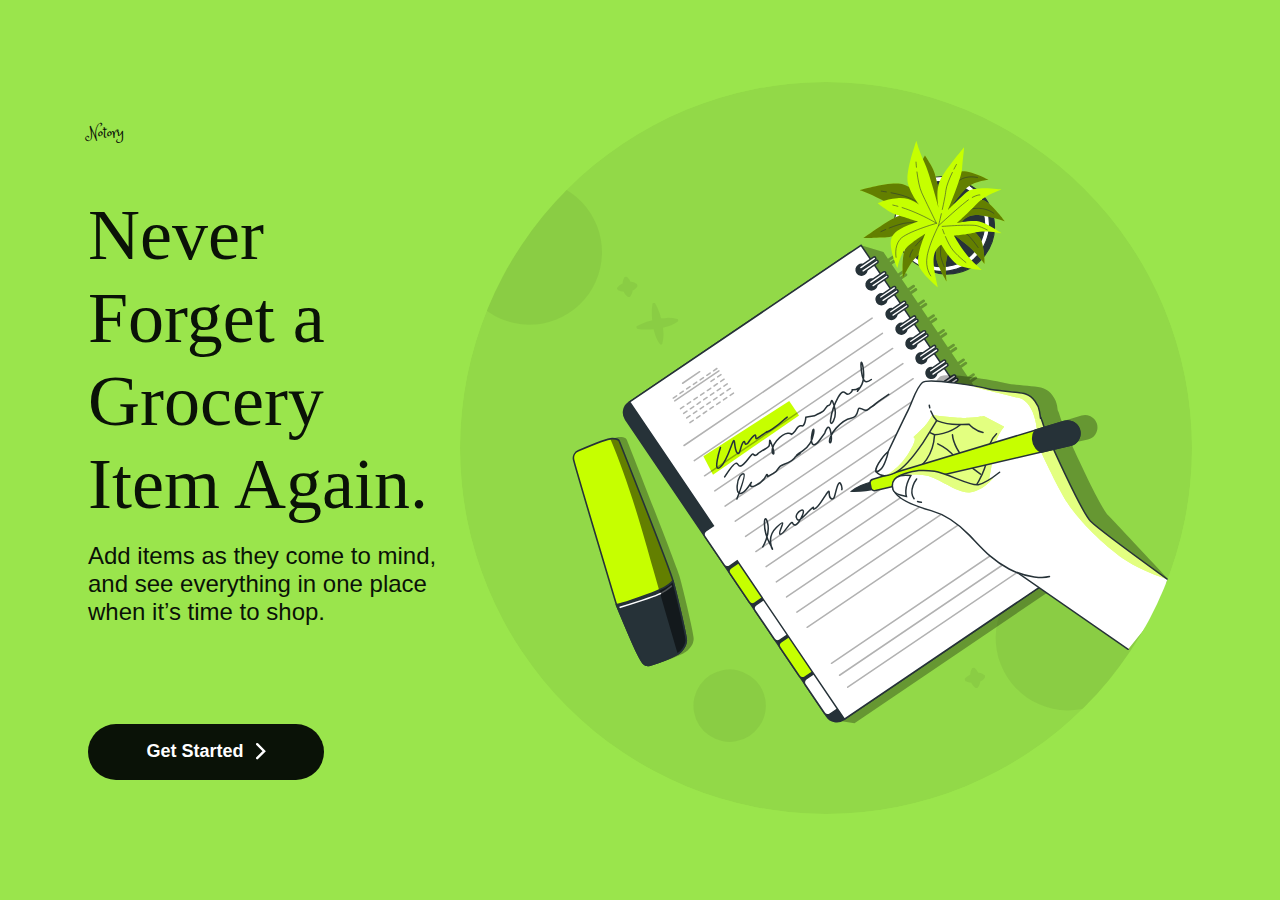
<file: index.html>
<!DOCTYPE html>
<html lang="en">
<head>
    <meta charset="UTF-8">
    <meta name="viewport" content="width=device-width, initial-scale=1.0">
    <link rel="preconnect" href="https://fonts.googleapis.com">
    <link rel="preconnect" href="https://fonts.gstatic.com" crossorigin>
    <link href="https://fonts.googleapis.com/css2?family=Princess+Sofia&display=swap" rel="stylesheet">
    <link rel="stylesheet" href="component.css">
    <link rel="stylesheet" href="Style.css">
    <title>landing Page</title>
</head>
<body>
    <section class="hero-section">
        <div class="content">
            <div class="text-content">
                <h3 class="brand">Notory </h3>
                <h1 class="text h1-text">Never Forget a Grocery Item Again.</h1>
                <p class="text p-text">Add items as they come to mind, and see everything in one place when it’s time to shop.</p>
                <button class="btn btn-text">
                    <a href="dashboard.html">Get Started</a>
                    <img src="Images/arrow-icon.svg" alt="arrow-icon">
                </button>
            </div>
            
           
            <div class="illustration">
                <img src="Images/hero img.svg" alt="her0-img">

            </div>
        </div>

    </section>

</body>
</html>
</file>
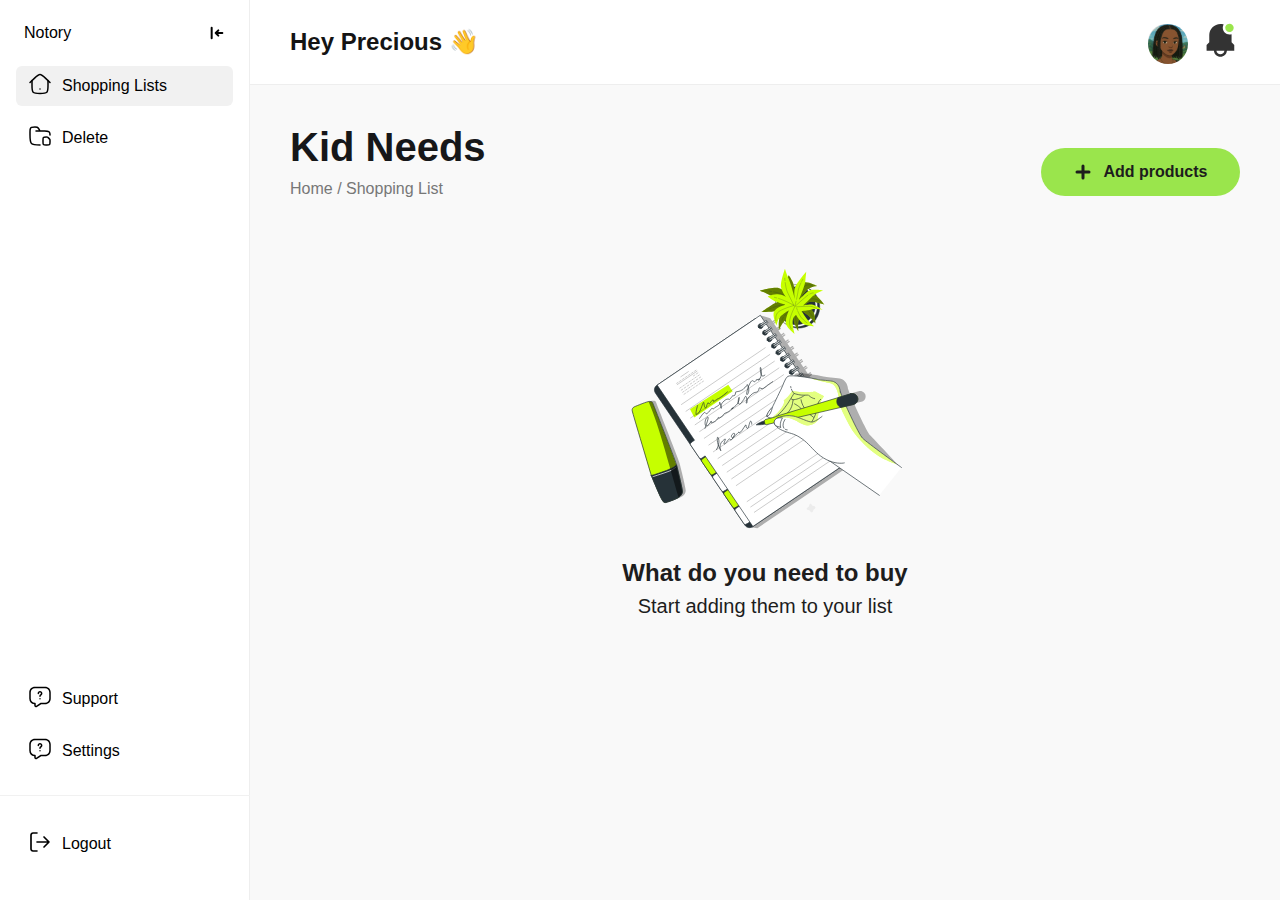
<file: create-list.html>
<!DOCTYPE html>
<html lang="en">
<head>
  <meta charset="UTF-8" />
  <meta name="viewport" content="width=device-width, initial-scale=1.0" />
  <link rel="preconnect" href="https://fonts.googleapis.com">
  <link rel="preconnect" href="https://fonts.gstatic.com" crossorigin>
  <link href="https://fonts.googleapis.com/css2?family=Princess+Sofia&display=swap" rel="stylesheet">
  <link rel="stylesheet" href="component.css">
  <link rel="stylesheet" href="app.css">
  <title>Create list</title>
</head>
<body>
  <div class="layout">
    <!-- Sidebar -->
    <aside class="sidebar">
      <div class="sidebar-header">
        <h2 class="brand brand-dashboard">Notory</h2>
        <img src="Images/arrow-bar-to-left.svg" alt="collapsed-icon">
      </div>

      <div class="sidebar-content">
            <nav class="menu">
                <a href="#" class="menu-item active">
                <span><img src="Images/home icon.svg" alt="dashboard-icon"></span> Shopping Lists 
                </a>
                <a href="#" class="menu-item">
                <span><img src="Images/delete.svg" alt=""></span> Delete
                </a>
          </nav>

            <div class="sidebar-footer">
                <a href="#" class="menu-item">
                    <span><img src="Images/support.svg" alt="support"></span> Support
                </a>
                <a href="#" class="menu-item menu-settings">
                    <span><img src="Images/support.svg" alt=""></span> Settings
                </a>
                <img class="divider" src="Images/Divider.svg" alt="">
                <a href="#" class="menu-item">
                   <span><img src="Images/log-out.svg" alt=""></span> Logout
                </a>
            </div>
      </div>
    </aside>

    <!-- Main content -->
    <main class="main-content">
      <header class="top-bar">
        <h3 class="welcome-text">Hey Precious 👋</h3>
        <div class="user-actions">
          <div class="avatar">
            <img src="Images/img.svg" alt="avatar">
          </div>
          <div class="notification-dot">
            <img src="Images/Notification 3.svg" alt="notification">
          </div>
        </div>
      </header>

      <section class="content">
        <div class="content-header">
          <h1 class="header-text">Kid Needs</h1>
          <p class="breadcrumb">Home / Shopping List</p>
        </div>

        <button class="create-btn add-btn"> 
          <img src="Images/plus icon.svg" alt="plus icon">
          Add products
        </button>
      </section>
      <div class="content-center">
        <img class="img-center" src="Images/handcenter.svg" alt="">
        <div class="dashboard-center-text">
          <h2 class="content-text">What do you need to buy</h2>
          <h3 class="content-text2">Start adding them to your list</h3>
        </div>
      </div>

      
    </main>
  </div>


<!-- MODAL -->
  <div class="modal-overlay" id="newListModal">
      <div class="modal-content">
          <div class="modal-header">
              <h3 class="modal-title">Add item</h3>
              <button class="modal-close" id="closeModal">&times;</button>
          </div>
          <div class="modal-body">
              <h3 class="input-text">Item name</h3>
              <input type="text" class="modal-input" placeholder="Enter item name">

              <h3 class="input-text">Quantity</h3>
              <input type="number" class="modal-input" placeholder="0">

              <h3 class="input-text">Description</h3>
              <textarea name="text-area" class="modal-input text-area1" placeholder="Describe your item" id="" ></textarea>
          </div>
          <div class="modal-footer modal-footer2">
              <button class="btn-done btn-done2" id="doneBtn">Done</button>
          </div>
      </div>
  </div>
</body>

<script>
  // Get elements
const addBtn = document.querySelector('.add-btn'); 
const modal = document.getElementById('newListModal');
const closeModal = document.getElementById('closeModal');
const cancelBtn = document.getElementById('cancelBtn');
const doneBtn = document.getElementById('doneBtn');
const modalInput = document.querySelector('.modal-input');

// Open modal
addBtn.addEventListener('click', () => {
    modal.classList.add('active');
    modalInput.value = ''; // Clear input
    // modalInput.focus(); // Focus on input
});

// Close modal function
function closeModalFunction() {
    modal.classList.remove('active');
}

// Close modal on X button
closeModal.addEventListener('click', closeModalFunction);

// Close modal on Cancel button
cancelBtn.addEventListener('click', closeModalFunction);

// Close modal on clicking outside
modal.addEventListener('click', (e) => {
    if (e.target === modal) {
        closeModalFunction();
    }
});

// Handle Done button
doneBtn.addEventListener('click', () => {
    const folderName = modalInput.value.trim();
    if (folderName) {
        // Do something with the folder name
        console.log('New list created:', folderName);
        closeModalFunction();
    } else {
        // Optionally show error if input is empty
        modalInput.style.borderColor = 'red';
    }
});

// Close modal with Escape key
document.addEventListener('keydown', (e) => {
    if (e.key === 'Escape' && modal.classList.contains('active')) {
        closeModalFunction();
    }
});
</script>
</html>
</file>
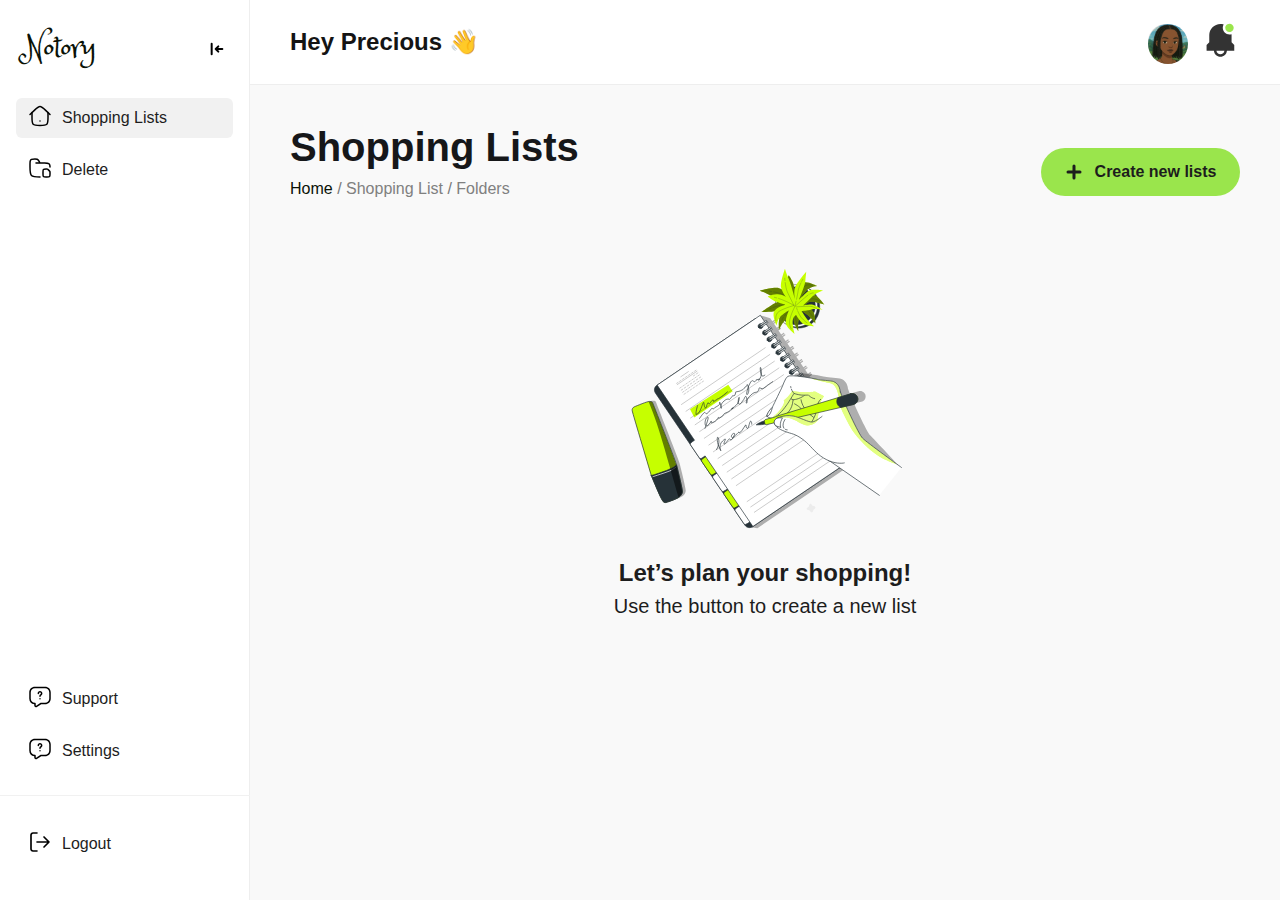
<file: dashboard.html>
<!DOCTYPE html>
<html lang="en">
<head>
  <meta charset="UTF-8" />
  <meta name="viewport" content="width=device-width, initial-scale=1.0" />
  <link rel="preconnect" href="https://fonts.googleapis.com">
  <link rel="preconnect" href="https://fonts.gstatic.com" crossorigin>
  <link href="https://fonts.googleapis.com/css2?family=Princess+Sofia&display=swap" rel="stylesheet">
  <link rel="stylesheet" href="component.css">
  <link rel="stylesheet" href="Style.css">
  <title>Shopping Lists</title>
</head>
<body>
  <div class="layout">
    <!-- Sidebar -->
    <aside class="sidebar">
      <div class="sidebar-header">
        <h2 class="brand brand-dashboard">Notory</h2>
        <img src="Images/arrow-bar-to-left.svg" alt="collapsed-icon">
      </div>

      <div class="sidebar-content">
            <nav class="menu">
                <a href="#" class="menu-item active">
                <span><img src="Images/home icon.svg" alt="dashboard-icon"></span> Shopping Lists 
                </a>
                <a href="#" class="menu-item">
                <span><img src="Images/delete.svg" alt=""></span> Delete
                </a>
          </nav>

            <div class="sidebar-footer">
                <a href="#" class="menu-item">
                    <span><img src="Images/support.svg" alt="support"></span> Support
                </a>
                <a href="#" class="menu-item menu-settings">
                    <span><img src="Images/support.svg" alt=""></span> Settings
                </a>
                <img class="divider" src="Images/Divider.svg" alt="">
                <a href="#" class="menu-item">
                   <span><img src="Images/log-out.svg" alt=""></span> Logout
                </a>
            </div>
      </div>
    </aside>

    <!-- Main content -->
    <main class="main-content">
      <header class="top-bar">
        <h3 class="welcome-text">Hey Precious 👋</h3>
        <div class="user-actions">
          <div class="avatar">
            <img src="Images/img.svg" alt="avatar">
          </div>
          <div class="notification-dot">
            <img src="Images/Notification 3.svg" alt="notification">
          </div>
        </div>
      </header>

      <section class="content">
        <div class="content-header">
          <h1 class="header-text">Shopping Lists</h1>
          <p class="breadcrumb"> 
            <span class="breadcrumb-item active">Home </span>/
            <span class="breadcrumb-item">Shopping List</span>  /
            <span class="breadcrumb-item">Folders</span> 
          </p>
        </div>

        <button class="create-btn"> 
          <img src="Images/plus icon.svg" alt="plus icon">
          Create new lists
        </button>
      </section>
      <div class="content-center">
        <img class="img-center" src="Images/handcenter.svg" alt="">
        <div class="dashboard-center-text">
          <h2 class="content-text">Let’s plan your shopping!</h2>
          <h3 class="content-text2">Use the button to create a new list</h3>
        </div>
      </div>
    </main>
  </div>


<!-- MODAL -->
  <div class="modal-overlay" id="newListModal">
      <div class="modal-content">
          <div class="modal-header">
              <h3 class="modal-title">New List</h3>
              <button class="modal-close" id="closeModal">&times;</button>
          </div>
          <div class="modal-body">
              <input type="text" class="modal-input" placeholder="Enter folder name">
          </div>
          <div class="modal-footer">
              <button class="btn-cancel" id="cancelBtn">Cancel</button>
              <button class="btn-done" id="doneBtn">Done</button>
          </div>
      </div>
  </div>

      <!-- ADD PRODUCT MODAL -->
    <div class="modal-overlay" id="addProductModal">
    <div class="modal-content">
        <div class="modal-header">
        <h3 class="modal-title">Add Product</h3>
        <button class="modal-close" id="closeProductModal">&times;</button>
        </div>
        <div class="modal-body">
        <input type="text" class="product-name" placeholder="Item Name">
        <input type="number" class="product-quantity" placeholder="Quantity">
        <textarea class="product-description" placeholder="Description"></textarea>
        </div>
        <div class="modal-footer">
        <button class="btn-save" id="saveProductBtn">Save</button>
        </div>
    </div>
    </div>

    <script src="script.js"></script>
</body>
</html>
</file>
<file: component.css>
/* 
   COMPONENTS.CSS

/* BRAND */
.brand {
  color: var(--color-dark);
  font-family: var(--font-brand);
  font-size: var(--font-brand);
  font-weight: var(--font-regular);
  line-height: normal;
  margin-bottom: 48px;
}

.brand-dashboard {
  font-size: var(--font-brand-dashboard);
  margin-bottom: 0;
}

/* BUTTONS */
.btn {
  display: flex;
  width: var(--button-width);
  height: var(--button-height-lg);
  padding: var(--spacing-md) var(--spacing-xl);
  justify-content: center;
  align-items: center;
  gap: var(--spacing-md);
  border-radius: var(--radius-full);
  background: var(--color-dark);
  border: none;
  cursor: pointer;
  transition: all var(--transition-fast);
}

.btn:hover {
  opacity: 0.9;
  transform: translateY(-1px);
}

.btn-text {
  color: var(--color-white);
  text-align: center;
  font-family: var(--font-primary);
  font-size: var(--font-button);
  font-weight: var(--font-bold);
  line-height: normal;
}

.create-btn {
  display: flex;
  width: 199px;
  height: var(--button-height);
  padding: var(--spacing-md) var(--spacing-xl);
  justify-content: center;
  align-items: center;
  gap: var(--spacing-md);
  border: 0;
  border-radius: var(--radius-full);
  background: var(--color-primary);
  color: var(--color-black-secondary);
  text-align: center;
  font-size: var(--font-md);
  font-weight: var(--font-bold);
  cursor: pointer;
}

.add-btn:hover {
  background: var(--color-primary-hover);
}

.btn-cancel,
.btn-done {
  border-radius: var(--radius-sm);
  font-size: var(--font-sm);
  font-weight: var(--font-medium);
  cursor: pointer;
  border: none;
  transition: all var(--transition-fast);
  display: flex;
  width: 177px;
  height: var(--button-height-sm);
  padding: 0 var(--spacing-md) 0 var(--spacing-sm);
  justify-content: center;
  align-items: center;
  gap: var(--spacing-xs);
  flex-shrink: 0;
}

.btn-cancel {
  color: var(--color-gray-dark);
  background: var(--color-background-light);
  box-shadow: var(--shadow-sm);
}

.btn-cancel:hover {
  background-color: #f5f5f5;
}

.btn-done {
  background-color: var(--color-primary);
  color: var(--color-black-secondary);
  font-size: var(--font-xs);
  font-weight: var(--font-bold);
  line-height: 20px;
}

.btn-done2 {
  align-self: stretch;
  width: 100%;
}

.btn-done:hover {
  transform: translateY(-1px);
  box-shadow: var(--shadow-hover);
}

/* MODAL */
.modal-overlay {
  display: none;
  position: fixed;
  top: 0;
  left: 0;
  width: 100%;
  height: 100%;
  background-color: var(--color-overlay);
  z-index: 1000;
  justify-content: center;
  align-items: center;
}

.modal-overlay.active {
  display: flex;
}

.modal-content {
  background-color: var(--color-white);
  border-radius: var(--radius-lg);
  width: 90%;
  max-width: 400px;
  box-shadow: var(--shadow-md);
  animation: modalSlideIn var(--transition-normal) ease-out;
}

@keyframes modalSlideIn {
  from {
    transform: translateY(-50px);
    opacity: 0;
  }
  to {
    transform: translateY(0);
    opacity: 1;
  }
}

.modal-header {
  display: flex;
  justify-content: space-between;
  align-items: center;
  padding: var(--spacing-2xl);
  border-bottom: 1px solid var(--color-gray-lighter);
}

.modal-title {
  font-size: var(--font-lg);
  font-weight: var(--font-bold);
  color: var(--color-black);
}

.modal-close {
  background: none;
  border: none;
  font-size: var(--font-3xl);
  color: var(--color-gray-medium);
  cursor: pointer;
  padding: 0;
  width: 30px;
  height: 30px;
  display: flex;
  align-items: center;
  justify-content: center;
  line-height: 1;
  transition: color var(--transition-fast);
}

.modal-close:hover {
  color: var(--color-black-secondary);
}

.modal-body {
  padding: var(--spacing-2xl);
}

.modal-footer {
  display: flex;
  gap: var(--spacing-md);
  padding: var(--spacing-lg) var(--spacing-2xl);
  justify-content: flex-end;
}

.modal-footer2 {
  padding-top: 0;
  padding-bottom: var(--spacing-2xl);
}

/* FORM INPUTS */
.modal-input {
  font-family: var(--font-primary);
  width: 100%;
  height: var(--input-height);
  padding: 10px 14px;
  border: 1px solid var(--color-gray-lighter);
  border-radius: var(--radius-md);
  margin-bottom: var(--spacing-md);
  font-size: var(--font-md);
  font-weight: var(--font-regular);
  line-height: 24px;
  color: var(--color-gray);
  background: var(--color-white);
  box-shadow: var(--shadow-sm);
  outline: none;
  transition: border-color var(--transition-fast);
}

.text-area1 {
  height: 81px;
  margin-bottom: 0;
}

.modal-input:focus {
  border-color: var(--color-primary);
}

.modal-input::placeholder {
  color: var(--color-gray-light);
}

.input-text {
  color: var(--color-text-tertiary);
  font-size: var(--font-xs);
  font-weight: var(--font-medium);
  line-height: 20px;
  margin-bottom: var(--spacing-xs);
}

.breadcrumb-item{
    color: var(--color-gray-light);
}

.breadcrumb-item.active{
    color: var(--color-dark);
    font-weight: 600px;
}


/* === ADD PRODUCT MODAL === */
#addProductModal .modal-content {
  background-color: var(--color-white);
  border-radius: var(--radius-lg);
  width: 90%;
  max-width: 420px;
  box-shadow: var(--shadow-md);
  animation: modalSlideIn var(--transition-normal) ease-out;
}

#addProductModal .modal-header {
  display: flex;
  justify-content: space-between;
  align-items: center;
  padding: var(--spacing-2xl);
  border-bottom: 1px solid var(--color-gray-lighter);
}

#addProductModal .modal-title {
  font-size: var(--font-lg);
  font-weight: var(--font-bold);
  color: var(--color-black);
}

#addProductModal .modal-close {
  background: none;
  border: none;
  font-size: var(--font-3xl);
  color: var(--color-gray-medium);
  cursor: pointer;
  display: flex;
  align-items: center;
  justify-content: center;
  transition: color var(--transition-fast);
}

#addProductModal .modal-close:hover {
  color: var(--color-black-secondary);
}

#addProductModal .modal-body {
  padding: var(--spacing-2xl);
  display: flex;
  flex-direction: column;
  gap: var(--spacing-md);
}

#addProductModal .product-name,
#addProductModal .product-quantity,
#addProductModal .product-description {
  font-family: var(--font-primary);
  width: 100%;
  padding: 10px 14px;
  border: 1px solid var(--color-gray-lighter);
  border-radius: var(--radius-md);
  font-size: var(--font-md);
  font-weight: var(--font-regular);
  line-height: 24px;
  color: var(--color-gray);
  background: var(--color-white);
  box-shadow: var(--shadow-sm);
  outline: none;
  transition: border-color var(--transition-fast);
}

#addProductModal .product-name:focus,
#addProductModal .product-quantity:focus,
#addProductModal .product-description:focus {
  border-color: var(--color-primary);
}

#addProductModal .product-description {
  height: 80px;
  resize: none;
}

#addProductModal .modal-footer {
  padding: var(--spacing-lg) var(--spacing-2xl);
}

#addProductModal .btn-save {
  display: flex;
  justify-content: center;
  align-items: center;
  width: 100%;
  height: var(--button-height-sm);
  background-color: var(--color-primary);
  color: var(--color-black-secondary);
  font-size: var(--font-sm);
  font-weight: var(--font-bold);
  border: none;
  border-radius: var(--radius-sm);
  cursor: pointer;
  transition: all var(--transition-fast);
}

#addProductModal .btn-save:hover {
  transform: translateY(-1px);
  box-shadow: var(--shadow-hover);
}
</file>
<file: Style.css>
:root {
  /* Colors */
  --color-primary: #9AE54C;
  --color-primary-hover: #6ee400;
  --color-dark: #0A1207;
  --color-black: #141414;
  --color-black-secondary: #1D1D1D;
  --color-gray-dark: #252F4A;
  --color-gray: #717680;
  --color-gray-medium: #666;
  --color-gray-light: #808080;
  --color-gray-lighter: #d5d7da;
  --color-gray-lightest: #f1f1f1;
  --color-background: #2a2a2a;
  --color-background-light: #f9f9f9;
  --color-white: #fff;
  --color-border: #eee;
  --color-text-secondary: #777;
  --color-text-tertiary: #344054;
  --color-overlay: rgba(0, 0, 0, 0.5);

  /* Spacing */
  --spacing-xs: 6px;
  --spacing-sm: 8px;
  --spacing-md: 12px;
  --spacing-lg: 16px;
  --spacing-xl: 20px;
  --spacing-2xl: 24px;
  --spacing-3xl: 40px;
  --spacing-4xl: 96px;
  --spacing-5xl: 120px;
  --spacing-6xl: 146px;

  /* Font sizes */
  --font-xs: 14px;
  --font-sm: 15px;
  --font-md: 16px;
  --font-lg: 20px;
  --font-xl: 22px;
  --font-2xl: 24px;
  --font-3xl: 28px;
  --font-4xl: 40px;
  --font-5xl: 72px;
  --font-brand: 36px;
  --font-brand-dashboard: 32px;
  --font-button: 18px;

  /* Font weights */
  --font-regular: 400;
  --font-medium: 500;
  --font-semibold: 600;
  --font-bold: 700;
  --font-extrabold: 800;

  /* Border radius */
  --radius-sm: 6px;
  --radius-md: 8px;
  --radius-lg: 12px;
  --radius-full: 100px;
  --radius-circle: 50%;

  /* Shadows */
  --shadow-sm: 0 1px 2px 0 rgba(10, 13, 18, 0.05);
  --shadow-md: 0 4px 20px rgba(0, 0, 0, 0.15);
  --shadow-hover: 0 2px 8px rgba(150, 230, 161, 0.3);

  /* Dimensions */
  --sidebar-width: 250px;
  --topbar-height: 76px;
  --button-height: 48px;
  --button-height-sm: 40px;
  --button-height-lg: 56px;
  --button-width: 236px;
  --input-height: 48px;
  --avatar-size: 36px;
  --menu-item-height: 40px;

  /* Transitions */
  --transition-fast: 0.2s;
  --transition-normal: 0.3s;

  /* Font families */
  --font-primary: 'DM Sans', sans-serif;
  --font-heading: "Otama.ep";
  --font-brand: "Princess Sofia";
}

/* === RESET === */
* {
  margin: 0;
  padding: 0;
  box-sizing: border-box;
}

body {
  font-family: var(--font-primary);
  background-color: var(--color-background);
  margin: 0;
  padding: 0;
  overflow: hidden;
}

/* === GENERAL STYLES === */
.text {
  color: var(--color-dark);
}

a {
  text-decoration: none;
  color: inherit;
}

/* === HERO SECTION === */
.hero-section {
  display: flex;
  padding: var(--spacing-6xl) var(--spacing-5xl);
  justify-content: center;
  align-items: center;
  background: var(--color-primary);
  width: 100vw;
  height: 100vh;
}

.h1-text {
  color: var(--color-dark);
  font-family: var(--font-heading);
  font-size: var(--font-5xl);
  font-weight: var(--font-regular);
  line-height: normal;
  margin-bottom: var(--spacing-lg);
}

.p-text {
  width: 372px;
  height: 86px;
  font-family: var(--font-primary);
  font-size: var(--font-2xl);
  font-weight: var(--font-regular);
  line-height: normal;
  margin-bottom: var(--spacing-4xl);
}

.content {
  display: flex;
  align-items: center;
  justify-content: space-between;
}

/* === DASHBOARD LAYOUT === */
.layout {
  display: flex;
  height: 100vh;
}

/* === SIDEBAR === */
.sidebar {
  width: var(--sidebar-width);
  background: var(--color-white);
  border-right: 1px solid var(--color-border);
  display: flex;
  flex-direction: column;
  padding: var(--spacing-2xl) 0;
}

.sidebar-content {
  display: flex;
  flex-direction: column;
  height: 100%;
  justify-content: space-between;
  align-content: flex-start;
}

.sidebar-header {
  display: flex;
  padding: 0 var(--spacing-2xl);
  justify-content: space-between;
}

.logo {
  font-size: var(--font-xl);
  font-weight: var(--font-bold);
  padding: 0 var(--spacing-2xl);
}

.menu {
  display: flex;
  flex-direction: column;
  margin-top: var(--spacing-2xl);
  align-items: start;
}

.menu-item {
  display: inline-flex;
  height: var(--menu-item-height);
  align-items: center;
  gap: 10px;
  padding: var(--spacing-sm) var(--spacing-md);
  margin: 0 var(--spacing-lg) var(--spacing-md);
  border-radius: var(--radius-sm);
  color: var(--color-black-secondary);
  text-decoration: none;
  transition: var(--transition-normal);
  width: calc(100% - 2rem);
  max-width: 240px;
}

.menu-item:hover,
.menu-item.active {
  background-color: var(--color-gray-lightest);
}

.menu-settings {
  margin-bottom: 0;
}

.grey {
  display: flex;
  width: 264px;
  height: var(--menu-item-height);
  padding: var(--spacing-sm) var(--spacing-md);
  align-items: center;
  gap: 105px;
}

.divider {
  margin: var(--spacing-2xl) 0;
}

.sidebar-footer {
  padding-top: var(--spacing-md);
}

/* === MAIN CONTENT === */
.main-content {
  flex: 1;
  display: flex;
  flex-direction: column;
  background: var(--color-background-light);
}

/* Top bar */
.top-bar {
  display: flex;
  justify-content: space-between;
  align-items: center;
  padding: var(--spacing-xl) var(--spacing-3xl);
  background: var(--color-white);
  border-bottom: 1px solid var(--color-border);
}

.welcome-text {
  color: var(--color-black);
  font-size: var(--font-2xl);
  font-weight: var(--font-semibold);
  line-height: 32px;
}

.user-actions {
  display: flex;
  align-items: center;
  gap: var(--spacing-lg);
}

.avatar {
  width: var(--avatar-size);
  height: var(--avatar-size);
  border-radius: var(--radius-circle);
  background: #ddd;
}

/* Content area */
.content {
  padding: var(--spacing-3xl);
}

.content-header {
  display: flex;
  flex-direction: column;
  justify-content: space-between;
  align-items: start;
}

.header-text {
  color: #161719;
  font-size: var(--font-4xl);
  font-weight: var(--font-extrabold);
  line-height: normal;
}

.breadcrumb {
  color: var(--color-text-secondary);
  margin: 10px 0 var(--spacing-xl);
}

/* Content center */
.content-center {
  display: flex;
  align-items: center;
  flex-direction: column;
  justify-content: center;
  gap: var(--spacing-lg);
}

.img-center {
  display: block;
}

.content-text {
  color: var(--color-black-secondary);
  text-align: center;
  font-size: var(--font-2xl);
  font-weight: var(--font-semibold);
  margin-bottom: var(--spacing-sm);
}

.content-text2 {
  color: var(--color-black-secondary);
  font-size: var(--font-lg);
  font-weight: var(--font-regular);
  text-align: center;
}

.dashboard-center-text {
  align-items: center;
  display: flex;
  flex-direction: column;
}

/* === PAGE: SHOPPING LIST MODALS === */

/* Optional blur/dim overlay */
#addProductModal.modal-overlay {
  background-color: rgba(0, 0, 0, 0.4);
  backdrop-filter: blur(2px);
}
</file>
<file: app.css>
* {
    margin: 0;
    padding: 0;
    box-sizing: border-box;
}

body{
    font-family: 'DM Sans', sans-serif;
    background-color: #2a2a2a;
    margin: 0;
    padding: 0;
    overflow: hidden;
}


.h1-text{
    color: #0A1207;
    font-family: "Otama.ep";
    font-size: 72px;
    font-style: normal;
    font-weight: 400;
    line-height: normal;
    margin-bottom: 16px;
}

.hero-section{
    display: flex;
    padding: 146px 120px;
    justify-content: center;
    align-items: center;
    background: #9AE54C; 
    width: 100vw;
    height: 100vh;  
}


.content {
    display: flex;
    align-items: center;
    justify-content: space-between;
}


.p-text{
    width: 372px;
    height: 86px;
    font-family: "DM Sans";
    font-size: 24px;
    font-style: normal;
    font-weight: 400;
    line-height: normal;
    margin-bottom: 96px;
}

/* DASHBOARD */
.layout {
  display: flex;
  height: 100vh;
}

/* === SIDEBAR === */
.sidebar {
  width: 250px;
  background: #fff;
  border-right: 1px solid #eee;
  display: flex;
  flex-direction: column;
  padding: 24px 0;
}

.sidebar-content{
    display: flex;
    flex-direction: column;
    height: 100%;
    justify-content: space-between;
    align-content: flex-start;
}

.sidebar-header{
    display: flex;
    padding: 0 24px;
   justify-content: space-between;
    
}

.logo {
  font-size: 22px;
  font-weight: 700;
  padding: 0 24px;
}

.menu {
  display: flex;
  flex-direction: column;
  margin-top: 24px;
  align-items: start;
}

.menu-item {
  display: inline-flex;
  height: 40px;
  align-items: center;
  gap: 10px;
  padding: 8px 12px;
  margin-bottom: 12px;
  border-radius: 6px;
  margin-left: 16px;
  margin-right: 16px;
  margin-bottom: 12px;
  color: #000000;
  text-decoration: none;
  transition: 0.3s;
  width: calc(100% - 2rem);
  max-width: 240px;
}

.grey{
    display: flex;
    width: 264px;
    height: 40px;
    padding: 8px 12px;
    align-items: center;
    gap: 105px;
}

.menu-item:hover,
.menu-item.active {
  background-color: #f1f1f1;
}

.menu-settings{
    margin-bottom: 0;
}

.divider{
    margin-top: 24px;
    margin-bottom: 24px;
}



.sidebar-footer {
  padding-top: 12px;
}



/* === MAIN CONTENT === */
.main-content {
  flex: 1;
  display: flex;
  flex-direction: column;
  background: #f9f9f9;
}

/* Top bar */
.top-bar {
  display: flex;
  justify-content: space-between;
  align-items: center;
  padding: 20px 40px;
  background: #fff;
  border-bottom: 1px solid #eee;
}

.welcome-text{
  color: var(--Black-900, #141414);
  font-size: 24px;
  font-style: normal;
  font-weight: 600;
  line-height: 32px; 
}

.user-actions {
  display: flex;
  align-items: center;
  gap: 16px;
}

.avatar {
  width: 36px;
  height: 36px;
  border-radius: 50%;
  background: #ddd;
}


/* Content area */
.content {
  padding: 40px;
}

.content-header {
  display: flex;
  flex-direction: column;
  justify-content: space-between;
  align-items: start;
}

.header-text{
  color: #161719;
  font-size: 40px;
  font-style: normal;
  font-weight: 800;
  line-height: normal;
}

.create-btn{
  display: flex;
  width: 199px;
  height: 48px;
  padding: 12px 20px;
  justify-content: center;
  align-items: center;
  gap: 12px;
  border: 0;
  border-radius: 100px;
  background: #9AE54C;
  color: #1D1D1D;
  text-align: center;
  font-size: 16px;
  font-style: normal;
  font-weight: 700;
}

.add-btn:hover {
  background: #6ee400;
}

.breadcrumb {
  color: #777;
  margin: 10px 0 20px;
}


/* Content center */
.content-center{
  display: flex;
  align-items: center;
  flex-direction: column;
  justify-content: center;
  gap: 16px;
}

.img-center{
  display: block;
}

.content-text{
  color: #1D1D1D;
  text-align: center;
  font-size: 24px;
  font-weight: 600;
  margin-bottom: 8px;
}

.content-text2{
  color: #1D1D1D;
  font-size: 20px;
  font-weight: 400;
  text-align: center;
}

.dashboard-center-text{
  align-items: center;
  display: flex;
  flex-direction: column;
}

/* MODAL */
/* Modal Overlay */
.modal-overlay {
    display: none;
    position: fixed;
    top: 0;
    left: 0;
    width: 100%;
    height: 100%;
    background-color: rgba(0, 0, 0, 0.5);
    z-index: 1000;
    justify-content: center;
    align-items: center;
}

.modal-overlay.active {
    display: flex; 
}

.modal-content {
    background-color: white;
    border-radius: 12px;
    width: 90%;
    max-width: 400px;
    box-shadow: 0 4px 20px rgba(0, 0, 0, 0.15);
    animation: modalSlideIn 0.3s ease-out;
}


@keyframes modalSlideIn {
    from {
        transform: translateY(-50px);
        opacity: 0;
    }
    to {
        transform: translateY(0);
        opacity: 1;
    }
}

.modal-header {
    display: flex;
    justify-content: space-between;
    align-items: center;
    padding: 24px 24px;
    border-bottom: 1px solid #d5d7da;
}

.modal-title {
    font-size: 20px;
    font-weight: 700;
    color: #141414;
}

.modal-close {
    background: none;
    border: none;
    font-size: 28px;
    color: #666;
    cursor: pointer;
    padding: 0;
    width: 30px;
    height: 30px;
    display: flex;
    align-items: center;
    justify-content: center;
    line-height: 1;
}

.modal-close:hover {
    color: #1D1D1D;
}

.modal-body {
    padding: 24px;
}

.modal-input {
  font-family: "Dm sans";
    width: 100%;
    height: 48px;
    padding: 10px 14px;
    border: 1px solid #d5d7da;
    border-radius: 8px;
    margin-bottom: 12px;
    font-size: 15px;
    outline: none;
    transition: border-color 0.2s;
    background: var(--Base-White, #FFF);
    box-shadow: 0 1px 2px 0 rgba(10, 13, 18, 0.05);
    color:  #717680;
    font-size: 16px;
    font-weight: 400;
    line-height: 24px;
}

.text-area1{
  height: 81px;
  margin-bottom: 0;
}

.modal-input:focus {
    border-color: #9AE54C;
}

.modal-input::placeholder {
    color: #999;
}

.modal-footer {
    display: flex;
    gap: 12px;
    padding: 16px 24px;
    justify-content: flex-end;
}

.modal-footer2{
  padding-top: 0;
  padding-bottom: 24px;
}

.btn-cancel,
.btn-done {
    border-radius: 6px;
    font-size: 15px;
    font-weight: 500;
    cursor: pointer;
    border: none;
    transition: all 0.2s;
    display: flex;
    width: 177px;
    height: 40px;
    padding: 0 12px 0 8px;
    justify-content: center;
    align-items: center;
    gap: 6px;
    flex-shrink: 0;
}

.btn-cancel {
    color: #252F4A;
    background: #F9F9F9;
    box-shadow: 0 1px 2px 0 rgba(10, 13, 18, 0.05);
}

.btn-cancel:hover {
    background-color: #f5f5f5;
}

.btn-done {
    background-color: #9AE54C;
    color: #1D1D1D;
    color: #000;
    font-size: 14px;
    font-weight: 700;
    line-height: 20px; 
}

.btn-done2{
  align-self: stretch;
  width: 100%;
}

.btn-done:hover {
    transform: translateY(-1px);
    box-shadow: 0 2px 8px rgba(150, 230, 161, 0.3);
}

/* Kid needs */
.input-text{
  color: #344054;
  font-size: 14px;
  font-weight: 500;
  line-height: 20px; 
  margin-bottom: 6px;
}
</file>
